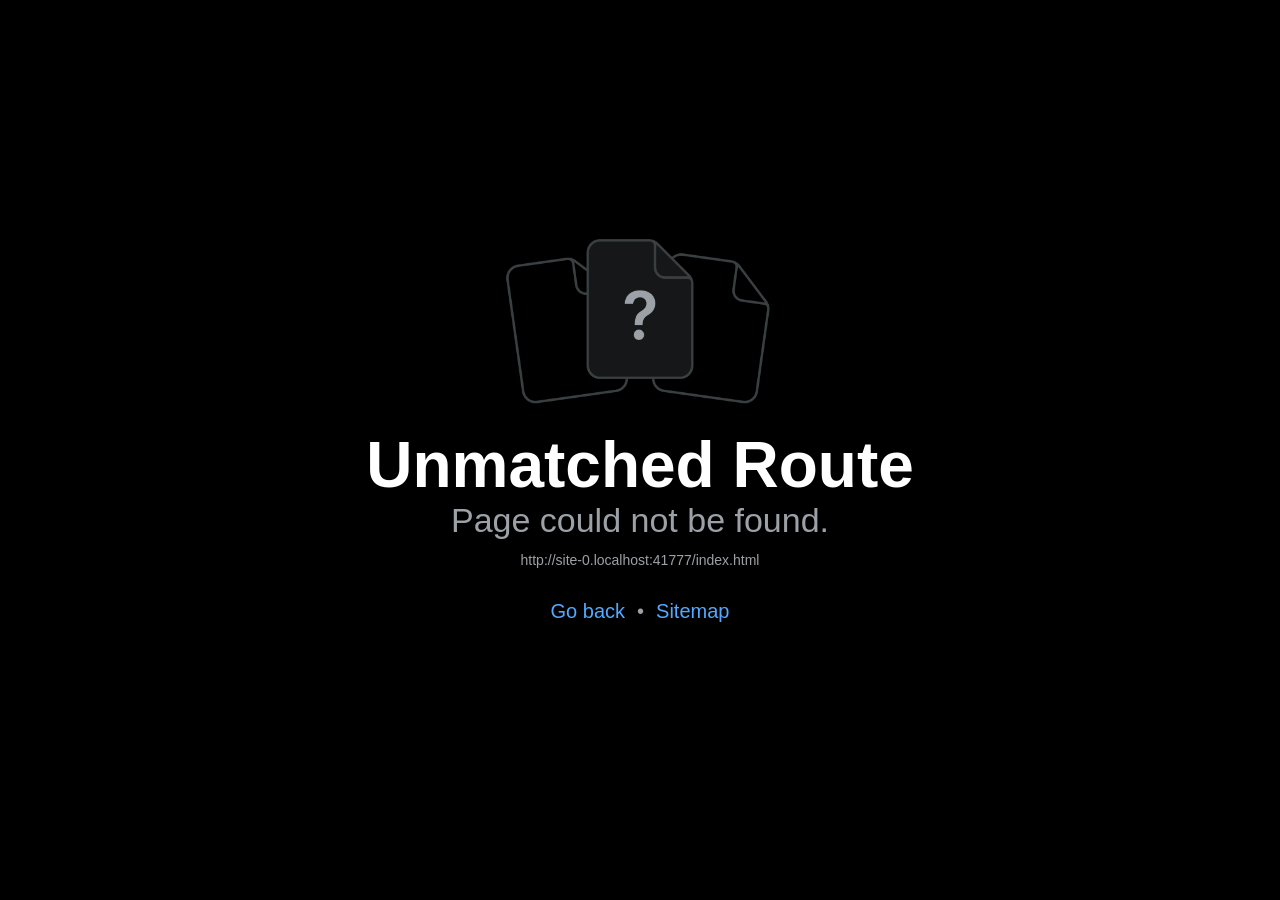
<file: index.html>
<!DOCTYPE html>
<html lang="es">
  <head>
    <meta charset="utf-8" />
    <meta httpEquiv="X-UA-Compatible" content="IE=edge" />
    <meta name="viewport" content="width=device-width, initial-scale=1, maximum-scale=1, viewport-fit=cover" />
    <title>LumbreAI</title>
    <!-- The `react-native-web` recommended style reset: https://necolas.github.io/react-native-web/docs/setup/#root-element -->
    <style id="expo-reset">
      /* These styles make the body full-height */
      html,
      body {
        height: 100%;
      }
      /* These styles disable body scrolling if you are using <ScrollView> */
      body {
        overflow: hidden;
      }
      /* These styles make the root element full-height */
      #root {
        display: flex;
        height: 100%;
        flex: 1;
      }
    </style>
  <link rel="preload" href="/_expo/static/css/web-08451fdbb3c3e6e17ddf19db89d3eab0.css" as="style">
<link rel="stylesheet" href="/_expo/static/css/web-08451fdbb3c3e6e17ddf19db89d3eab0.css"><link rel="icon" href="/favicon.ico" />    <!-- lumbre:iphone -->
    <link rel="manifest" href="/manifest.webmanifest" />
    <link rel="apple-touch-icon" href="/apple-touch-icon.png" />
    <meta name="apple-mobile-web-app-capable" content="yes" />
    <meta name="mobile-web-app-capable" content="yes" />
    <meta name="apple-mobile-web-app-title" content="LumbreAI" />
    <meta name="apple-mobile-web-app-status-bar-style" content="black" />
    <meta name="theme-color" content="#0B0C0E" />
    <style>html,body{background:#0B0C0E}</style>
    <script>if('serviceWorker' in navigator&&location.hostname!=='localhost'){addEventListener('load',function(){navigator.serviceWorker.register('/sw.js').catch(function(){})})}</script>
  </head>

  <body>
    <!-- Use static rendering with Expo Router to support running without JavaScript. -->
    <noscript>
      You need to enable JavaScript to run this app.
    </noscript>
    <!-- The root element for your Expo app. -->
    <div id="root"></div>
  <script src="/_expo/static/js/web/entry-01fd17d42fbb7aea6eac08fb41a4d16c.js" defer></script>
</body>
</html>
</file>
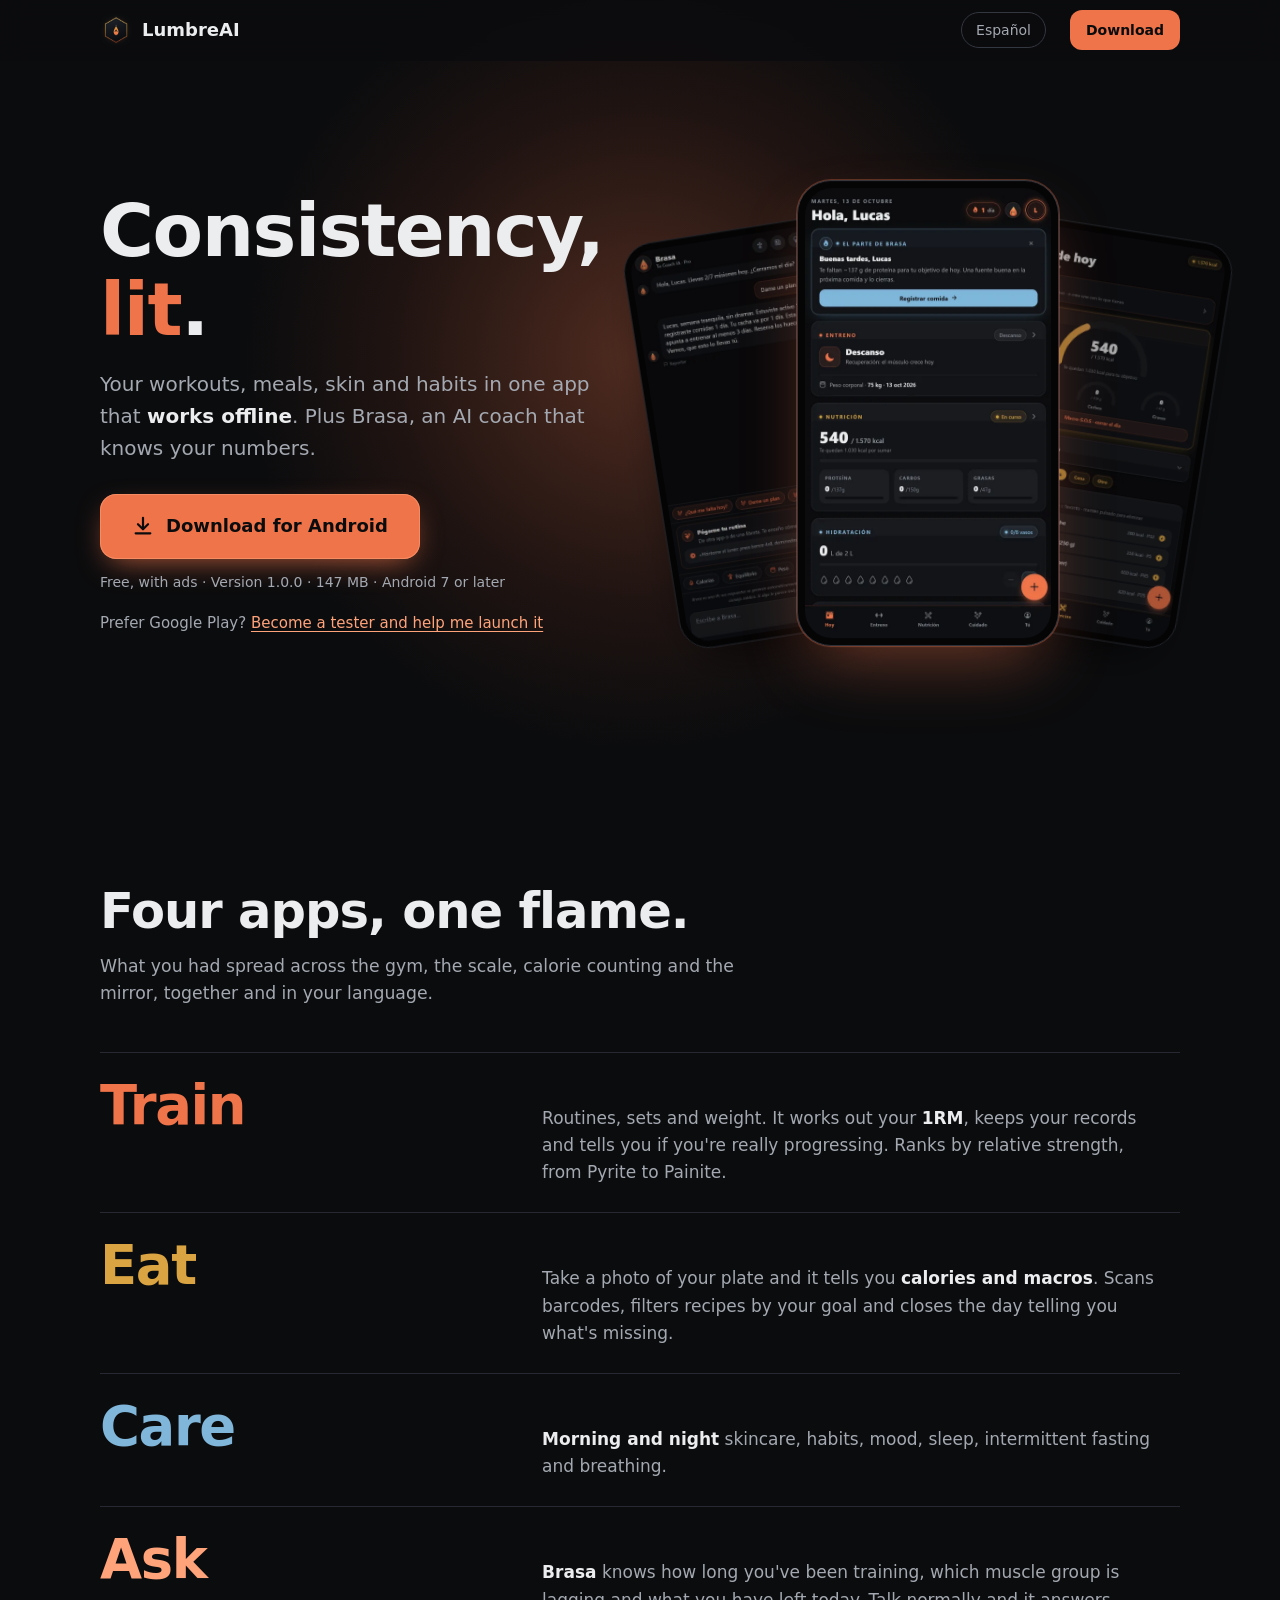
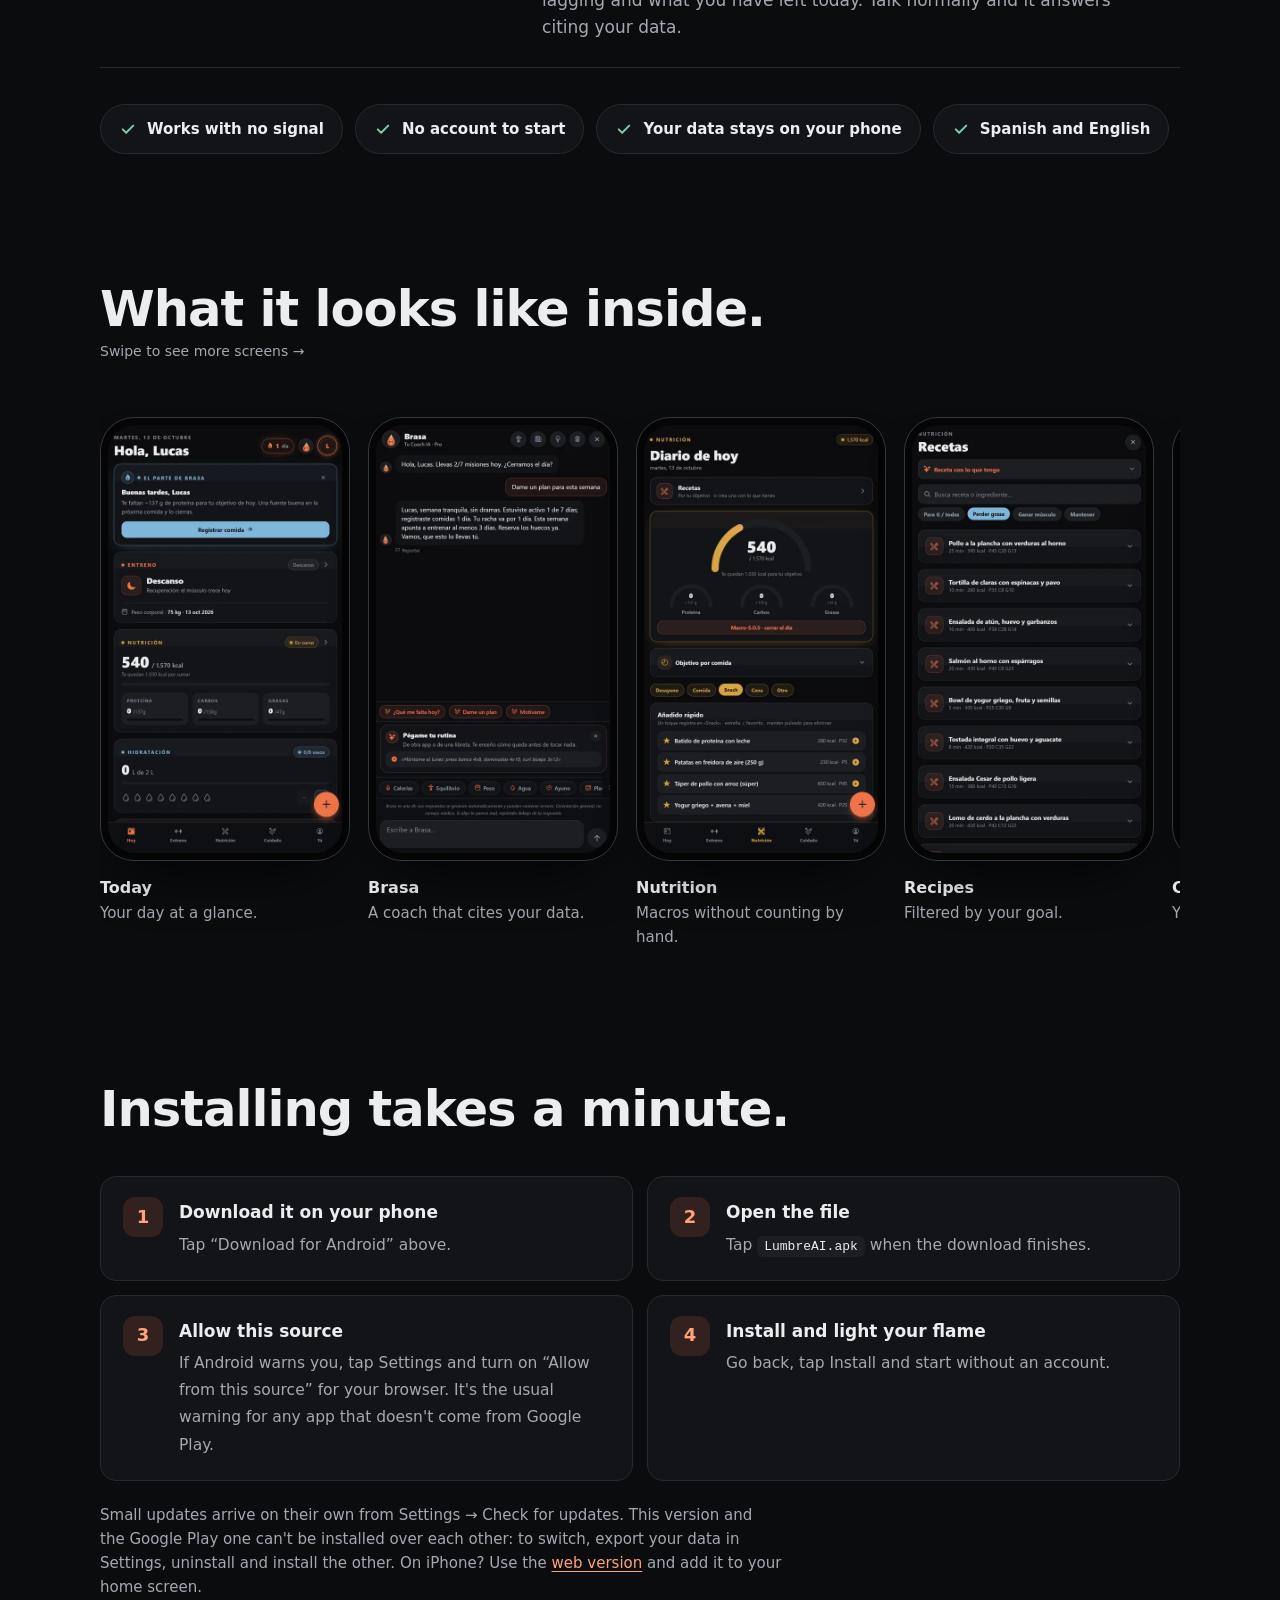
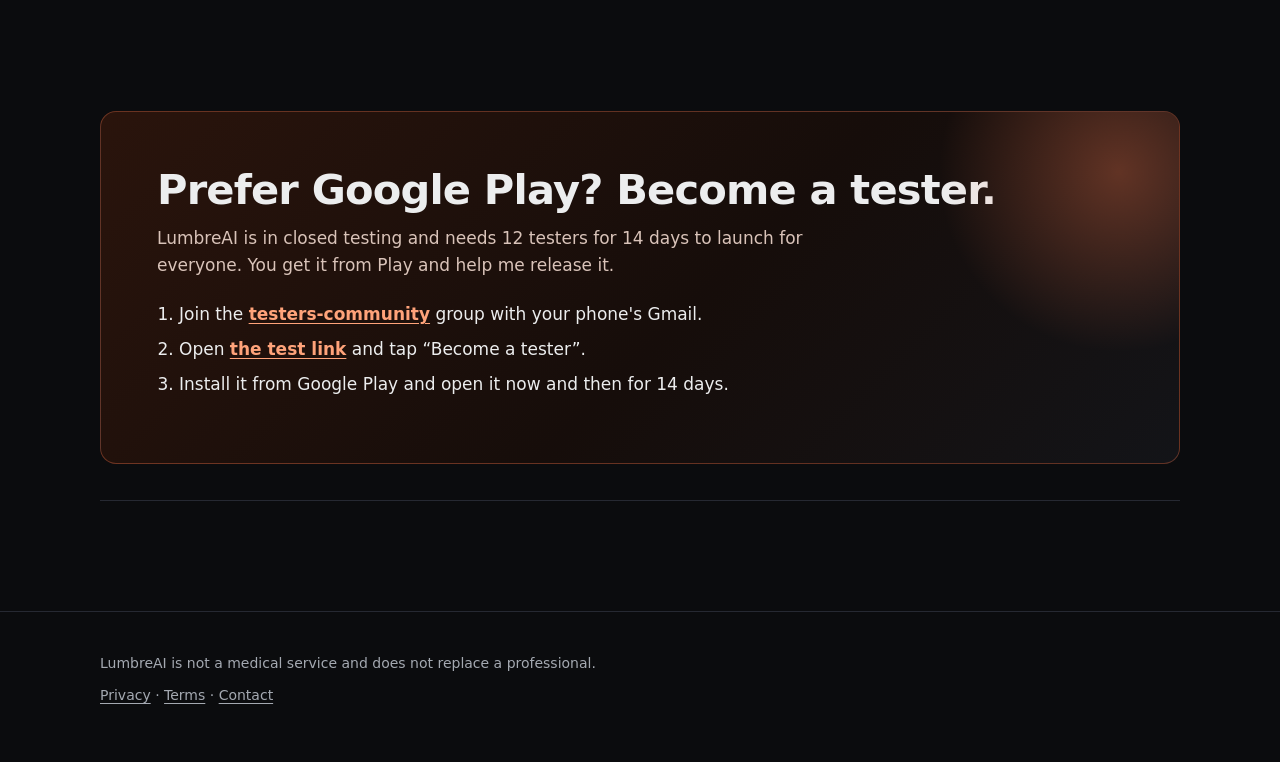
<file: descargar/index.html>
<!doctype html>
<html lang="es">
<head>
<meta charset="utf-8">
<meta name="viewport" content="width=device-width, initial-scale=1, viewport-fit=cover">
<title>Descargar LumbreAI para Android</title>
<meta name="description" content="LumbreAI para Android: entrenos, comidas, piel y hábitos en una sola app que funciona sin conexión, con un coach de IA que conoce tus números.">
<meta name="theme-color" content="#0B0C0E">
<meta property="og:title" content="LumbreAI para Android">
<meta property="og:description" content="Entrena, come y cuida tu piel. Todo offline y con un coach de IA.">
<meta property="og:image" content="https://lucasusamentiaga.github.io/icon-512.png">
<link rel="icon" href="/icon-192.png">
<style>
  :root {
    --bg: #0B0C0E;
    --surface: #131418;
    --raised: #1C1E23;
    --line: #262932;
    --line-hi: #33373F;
    --ink: #ECEDEE;
    --dim: #A4A9B1;
    --ember: #F0744A;
    --ember-hi: #FFA37A;
    --ember-lo: #B14A2A;
    --gold: #D9A441;
    --glacier: #7FB6D9;
    --success: #7FCBA6;
    --ease: cubic-bezier(0.22, 1, 0.36, 1);
    --ancho: 1120px;
    --z-cabecera: 10;
  }
  * { box-sizing: border-box; }
  html { -webkit-text-size-adjust: 100%; scroll-behavior: smooth; }
  body {
    margin: 0;
    background: var(--bg);
    color: var(--ink);
    font: 17px/1.6 system-ui, -apple-system, "Segoe UI", Roboto, "Helvetica Neue", sans-serif;
    overflow-x: clip;
  }
  html { overflow-x: clip; }
  img { display: block; max-width: 100%; }
  a { color: var(--ember-hi); text-underline-offset: 3px; }
  h1, h2, h3 { text-wrap: balance; margin: 0; line-height: 1.08; letter-spacing: -0.02em; }
  p { margin: 0; text-wrap: pretty; }
  .contenedor { max-width: var(--ancho); margin: 0 auto; padding: 0 20px; }

  [data-en] { display: none; }
  html[lang="en"] [data-es] { display: none; }
  html[lang="en"] [data-en] { display: revert; }

  /* ---------- Cabecera ---------- */
  .barra {
    position: sticky; top: 0; z-index: var(--z-cabecera);
    background: rgb(11 12 14 / 0.82);
    backdrop-filter: blur(12px); -webkit-backdrop-filter: blur(12px);
    border-bottom: 1px solid transparent;
  }
  .barra .contenedor { display: flex; align-items: center; gap: 12px; height: 60px; }
  .marca { display: flex; align-items: center; gap: 10px; color: var(--ink); text-decoration: none; font-weight: 800; font-size: 18px; }
  .marca img { width: 32px; height: 32px; border-radius: 9px; }
  .idioma {
    margin-left: auto; background: none; color: var(--dim); font: inherit; font-size: 14px;
    border: 1px solid var(--line-hi); border-radius: 999px; padding: 6px 14px; cursor: pointer;
  }
  .idioma:hover { color: var(--ink); border-color: var(--dim); }
  .barra .mini { display: none; }

  /* ---------- Portada ---------- */
  .portada { position: relative; padding: 40px 0 72px; isolation: isolate; overflow-x: clip; }
  .portada::before {
    content: ""; position: absolute; z-index: -1;
    left: 50%; top: 40%; width: min(1100px, 160vw); aspect-ratio: 1;
    translate: -50% -50%;
    background: radial-gradient(closest-side, rgb(240 116 74 / 0.30), rgb(177 74 42 / 0.12) 45%, transparent 72%);
    animation: latido 5.5s ease-in-out infinite alternate;
    pointer-events: none;
  }
  @keyframes latido {
    from { opacity: 0.75; scale: 0.96; }
    to   { opacity: 1;    scale: 1.04; }
  }
  .portada .contenedor { display: grid; gap: 48px; align-items: center; }
  .titular h1 { font-size: clamp(2.6rem, 8vw, 4.6rem); font-weight: 850; }
  .titular h1 em { font-style: normal; color: var(--ember); }
  .bajada { margin-top: 18px; font-size: clamp(1.05rem, 2.4vw, 1.25rem); color: var(--dim); max-width: 34em; }
  .bajada strong { color: var(--ink); font-weight: 600; }

  .descargar {
    display: inline-flex; align-items: center; justify-content: center; gap: 12px;
    margin-top: 30px; padding: 18px 28px; min-width: min(100%, 320px);
    border-radius: 16px; text-decoration: none;
    background: var(--ember); color: #0B0C0E; font-weight: 800; font-size: 18px;
    box-shadow: 0 0 0 1px rgb(255 163 122 / 0.5) inset, 0 10px 30px -10px rgb(240 116 74 / 0.8);
    transition: background-color 200ms var(--ease), translate 200ms var(--ease), box-shadow 200ms var(--ease);
  }
  .descargar:hover { background: var(--ember-hi); translate: 0 -2px; box-shadow: 0 0 0 1px rgb(255 163 122 / 0.6) inset, 0 16px 36px -10px rgb(240 116 74 / 0.9); }
  .descargar:active { translate: 0 0; }
  .descargar:focus-visible, .idioma:focus-visible, a:focus-visible, summary:focus-visible { outline: 2px solid var(--ember-hi); outline-offset: 3px; }
  .descargar svg { width: 22px; height: 22px; flex-shrink: 0; }
  .datos { margin-top: 12px; color: var(--dim); font-size: 14px; }
  .otra-via { margin-top: 18px; font-size: 15px; color: var(--dim); }

  /* ---------- Teléfonos ---------- */
  .telefono {
    position: relative; width: 100%;
    aspect-ratio: 9 / 16; padding: 7px;
    background: #050506; border-radius: 34px;
    border: 1px solid var(--line-hi);
    box-shadow: 0 30px 60px -30px rgb(0 0 0 / 0.9);
  }
  .telefono img { width: 100%; height: 100%; object-fit: cover; border-radius: 27px; }
  .abanico { position: relative; height: clamp(380px, 92vw, 560px); max-width: 560px; margin: 0 auto; width: 100%; }
  .abanico .pieza { position: absolute; top: 50%; left: 50%; width: clamp(170px, 44vw, 262px); translate: -50% -50%; }
  .abanico .pieza:nth-child(1) { rotate: -9deg; scale: 0.88; translate: -112% -46%; z-index: 1; }
  .abanico .pieza:nth-child(2) { z-index: 3; }
  .abanico .pieza:nth-child(3) { rotate: 9deg; scale: 0.88; translate: 12% -46%; z-index: 2; }
  .abanico .pieza:nth-child(1) .telefono, .abanico .pieza:nth-child(3) .telefono { filter: brightness(0.72); }
  .abanico .pieza:nth-child(2) .telefono { box-shadow: 0 0 0 1px rgb(240 116 74 / 0.35), 0 30px 70px -20px rgb(240 116 74 / 0.45); }
  .abanico .telefono { animation: subir 900ms var(--ease) both; }
  .abanico .pieza:nth-child(1) .telefono { animation-delay: 120ms; }
  .abanico .pieza:nth-child(3) .telefono { animation-delay: 220ms; }
  @keyframes subir { from { opacity: 0; translate: 0 36px; } to { opacity: 1; translate: 0 0; } }

  /* ---------- Bloques ---------- */
  .bloque { padding: 88px 0; }
  .bloque h2 { font-size: clamp(2rem, 5vw, 3.1rem); font-weight: 820; }
  .bloque .intro { margin-top: 14px; color: var(--dim); max-width: 38em; font-size: 1.08rem; }

  /* Módulos: lista tipográfica, cada uno en su color de la app */
  .modulos { list-style: none; margin: 44px 0 0; padding: 0; border-top: 1px solid var(--line); }
  .modulos li {
    display: grid; gap: 6px 32px; padding: 26px 0;
    border-bottom: 1px solid var(--line);
  }
  .modulos .nombre { font-size: clamp(2rem, 6vw, 3.4rem); font-weight: 850; line-height: 1; letter-spacing: -0.025em; }
  .modulos p { color: var(--dim); max-width: 36em; }
  .modulos p strong { color: var(--ink); font-weight: 600; }
  .c-ember { color: var(--ember); } .c-gold { color: var(--gold); } .c-glacier { color: var(--glacier); } .c-hi { color: var(--ember-hi); }

  /* Galería deslizable */
  .galeria {
    display: flex; gap: 18px; overflow-x: auto; scroll-snap-type: x mandatory;
    margin: 40px -20px 0; padding: 10px 20px 22px; scrollbar-width: thin; scrollbar-color: var(--line-hi) transparent;
  }
  .galeria figure { margin: 0; flex: 0 0 clamp(200px, 58vw, 250px); scroll-snap-align: center; }
  .galeria figcaption { margin-top: 14px; font-size: 15px; color: var(--dim); }
  .galeria figcaption b { display: block; color: var(--ink); font-size: 16px; }
  .pista { margin-top: 4px; color: var(--dim); font-size: 14px; }

  /* Principios */
  .principios { display: flex; flex-wrap: wrap; gap: 12px; margin-top: 36px; padding: 0; list-style: none; }
  .principios li {
    display: inline-flex; align-items: center; gap: 10px;
    padding: 12px 18px; border-radius: 999px; background: var(--surface); border: 1px solid var(--line);
    font-weight: 600; font-size: 15px;
  }
  .principios svg { width: 18px; height: 18px; color: var(--success); flex-shrink: 0; }

  /* Pasos: una secuencia de verdad */
  .pasos { list-style: none; padding: 0; margin: 40px 0 0; display: grid; gap: 14px; counter-reset: paso; }
  .pasos li {
    counter-increment: paso; position: relative;
    padding: 22px 22px 22px 78px; border-radius: 16px; background: var(--surface); border: 1px solid var(--line);
  }
  .pasos li::before {
    content: counter(paso); position: absolute; left: 22px; top: 20px;
    width: 40px; height: 40px; border-radius: 12px; display: grid; place-items: center;
    background: rgb(240 116 74 / 0.14); color: var(--ember-hi); font-weight: 800; font-size: 18px;
  }
  .pasos b { display: block; font-size: 17px; margin-bottom: 4px; }
  .pasos span { color: var(--dim); font-size: 15.5px; }
  .nota { margin-top: 22px; color: var(--dim); font-size: 15px; max-width: 46em; }

  /* Google Play */
  .play {
    position: relative; overflow: hidden; border-radius: 16px; padding: clamp(28px, 6vw, 56px);
    background: linear-gradient(135deg, #2a140c, #160d0a 55%, var(--surface));
    border: 1px solid rgb(240 116 74 / 0.35);
  }
  .play::after {
    content: ""; position: absolute; right: -120px; top: -120px; width: 360px; height: 360px;
    background: radial-gradient(closest-side, rgb(240 116 74 / 0.35), transparent); pointer-events: none;
  }
  .play h2 { font-size: clamp(1.8rem, 4.5vw, 2.6rem); position: relative; }
  .play p { margin-top: 12px; color: #D9C3B9; max-width: 40em; position: relative; }
  .play ol { position: relative; margin: 22px 0 0; padding-left: 22px; color: var(--ink); }
  .play li { margin: 8px 0; }
  .play a { color: var(--ember-hi); font-weight: 600; }

  /* Comprobar y pie */
  details { margin-top: 36px; border-top: 1px solid var(--line); padding-top: 22px; }
  summary { cursor: pointer; font-weight: 700; }
  details p { margin-top: 12px; color: var(--dim); font-size: 15px; }
  code { font-family: ui-monospace, SFMono-Regular, Menlo, Consolas, monospace; font-size: 13px; background: var(--raised); padding: 3px 7px; border-radius: 6px; word-break: break-all; color: var(--ink); }
  footer { padding: 40px 0 56px; border-top: 1px solid var(--line); color: var(--dim); font-size: 14px; }
  footer .contenedor { display: grid; gap: 10px; }
  footer a { color: var(--dim); }
  footer a:hover { color: var(--ink); }

  /* Aparición al hacer scroll: solo donde el navegador lo soporta; si no, todo está visible */
  @supports (animation-timeline: view()) {
    .modulos li, .pasos li, .galeria figure {
      animation: asomar linear both;
      animation-timeline: view();
      animation-range: entry 0% entry 60%;
    }
    @keyframes asomar { from { opacity: 0.25; translate: 0 24px; } to { opacity: 1; translate: 0 0; } }
  }

  @media (min-width: 720px) {
    .modulos li { grid-template-columns: minmax(220px, 0.9fr) 1.4fr; align-items: baseline; }
    .pasos { grid-template-columns: 1fr 1fr; }
  }
  @media (min-width: 960px) {
    .portada { padding: 72px 0 104px; }
    .portada .contenedor { grid-template-columns: 1.05fr 1fr; }
    .barra .mini { display: inline-flex; margin-left: 12px; padding: 9px 16px; border-radius: 12px; background: var(--ember); color: #0B0C0E; font-weight: 700; font-size: 14px; text-decoration: none; }
    .barra .mini:hover { background: var(--ember-hi); }
    .idioma { margin-left: auto; }
    .galeria { margin: 44px 0 0; padding: 10px 0 22px; }
  }
  @media (prefers-reduced-motion: reduce) {
    html { scroll-behavior: auto; }
    .portada::before, .abanico .telefono, .modulos li, .pasos li, .galeria figure { animation: none !important; }
    .descargar { transition: none; }
  }
</style>
</head>
<body>
<header class="barra">
  <div class="contenedor">
    <a class="marca" href="#arriba"><img src="/icon-192.png" alt="" width="32" height="32">LumbreAI</a>
    <button class="idioma" type="button" id="idioma">English</button>
    <a class="mini" href="https://github.com/lucasusamentiaga/LumbreAI/releases/latest/download/LumbreAI.apk"><span data-es>Descargar</span><span data-en>Download</span></a>
  </div>
</header>

<main id="arriba">
  <section class="portada">
    <div class="contenedor">
      <div class="titular">
        <h1>
          <span data-es>La constancia, <em>encendida</em>.</span>
          <span data-en>Consistency, <em>lit</em>.</span>
        </h1>
        <p class="bajada" data-es>Tus entrenos, lo que comes, tu piel y tus hábitos en una sola app que <strong>funciona sin conexión</strong>. Y Brasa, un coach de IA que conoce tus números.</p>
        <p class="bajada" data-en>Your workouts, meals, skin and habits in one app that <strong>works offline</strong>. Plus Brasa, an AI coach that knows your numbers.</p>
        <a class="descargar" href="https://github.com/lucasusamentiaga/LumbreAI/releases/latest/download/LumbreAI.apk">
          <svg viewBox="0 0 24 24" fill="none" stroke="currentColor" stroke-width="2.4" stroke-linecap="round" stroke-linejoin="round" aria-hidden="true"><path d="M12 3v12"/><path d="m6.5 10 5.5 5.5L17.5 10"/><path d="M4 20h16"/></svg>
          <span data-es>Descargar para Android</span><span data-en>Download for Android</span>
        </a>
        <p class="datos" data-es>Gratis, con anuncios · Versión 1.0.0 · 147&nbsp;MB · Android&nbsp;7 o superior</p>
        <p class="datos" data-en>Free, with ads · Version 1.0.0 · 147&nbsp;MB · Android&nbsp;7 or later</p>
        <p class="otra-via" data-es>¿Prefieres Google Play? <a href="#play">Hazte tester y ayúdame a publicarla</a></p>
        <p class="otra-via" data-en>Prefer Google Play? <a href="#play">Become a tester and help me launch it</a></p>
      </div>

      <div class="abanico" aria-hidden="true">
        <div class="pieza"><div class="telefono"><img src="2-brasa.webp" alt="" width="540" height="960"></div></div>
        <div class="pieza"><div class="telefono"><img src="1-hoy.webp" alt="" width="540" height="960" fetchpriority="high"></div></div>
        <div class="pieza"><div class="telefono"><img src="3-nutricion.webp" alt="" width="540" height="960"></div></div>
      </div>
    </div>
  </section>

  <section class="bloque">
    <div class="contenedor">
      <h2 data-es>Cuatro apps, una sola lumbre.</h2>
      <h2 data-en>Four apps, one flame.</h2>
      <p class="intro" data-es>Lo que llevabas repartido entre el gimnasio, la báscula, las calorías y el espejo, junto y en tu idioma.</p>
      <p class="intro" data-en>What you had spread across the gym, the scale, calorie counting and the mirror, together and in your language.</p>
      <ul class="modulos">
        <li>
          <span class="nombre c-ember" data-es>Entrena</span><span class="nombre c-ember" data-en>Train</span>
          <p data-es>Rutinas, series y peso. Calcula tu <strong>1RM</strong>, guarda tus récords y te dice si progresas de verdad. Rangos por fuerza relativa, de Pirita a Painita.</p>
          <p data-en>Routines, sets and weight. It works out your <strong>1RM</strong>, keeps your records and tells you if you're really progressing. Ranks by relative strength, from Pyrite to Painite.</p>
        </li>
        <li>
          <span class="nombre c-gold" data-es>Come</span><span class="nombre c-gold" data-en>Eat</span>
          <p data-es>Haz una foto del plato y te dice <strong>calorías y macros</strong>. Lee códigos de barras, filtra recetas por tu objetivo y cierra el día diciéndote qué te falta.</p>
          <p data-en>Take a photo of your plate and it tells you <strong>calories and macros</strong>. Scans barcodes, filters recipes by your goal and closes the day telling you what's missing.</p>
        </li>
        <li>
          <span class="nombre c-glacier" data-es>Cuídate</span><span class="nombre c-glacier" data-en>Care</span>
          <p data-es>Rutina de piel de <strong>mañana y noche</strong>, hábitos, ánimo, sueño, ayuno intermitente y respiración.</p>
          <p data-en><strong>Morning and night</strong> skincare, habits, mood, sleep, intermittent fasting and breathing.</p>
        </li>
        <li>
          <span class="nombre c-hi" data-es>Pregunta</span><span class="nombre c-hi" data-en>Ask</span>
          <p data-es><strong>Brasa</strong> sabe cuánto llevas entrenando, qué grupo vas flojo y cuánto te queda hoy. Le hablas normal y te contesta citando tus datos.</p>
          <p data-en><strong>Brasa</strong> knows how long you've been training, which muscle group is lagging and what you have left today. Talk normally and it answers citing your data.</p>
        </li>
      </ul>

      <ul class="principios">
        <li><svg viewBox="0 0 24 24" fill="none" stroke="currentColor" stroke-width="2.6" stroke-linecap="round" stroke-linejoin="round" aria-hidden="true"><path d="m5 12.5 4.5 4.5L19 7.5"/></svg><span data-es>Funciona sin cobertura</span><span data-en>Works with no signal</span></li>
        <li><svg viewBox="0 0 24 24" fill="none" stroke="currentColor" stroke-width="2.6" stroke-linecap="round" stroke-linejoin="round" aria-hidden="true"><path d="m5 12.5 4.5 4.5L19 7.5"/></svg><span data-es>Sin cuenta para empezar</span><span data-en>No account to start</span></li>
        <li><svg viewBox="0 0 24 24" fill="none" stroke="currentColor" stroke-width="2.6" stroke-linecap="round" stroke-linejoin="round" aria-hidden="true"><path d="m5 12.5 4.5 4.5L19 7.5"/></svg><span data-es>Tus datos, en tu móvil</span><span data-en>Your data stays on your phone</span></li>
        <li><svg viewBox="0 0 24 24" fill="none" stroke="currentColor" stroke-width="2.6" stroke-linecap="round" stroke-linejoin="round" aria-hidden="true"><path d="m5 12.5 4.5 4.5L19 7.5"/></svg><span data-es>Español e inglés</span><span data-en>Spanish and English</span></li>
      </ul>
    </div>
  </section>

  <section class="bloque" style="padding-top: 24px;">
    <div class="contenedor">
      <h2 data-es>Así se ve por dentro.</h2>
      <h2 data-en>What it looks like inside.</h2>
      <p class="pista" data-es>Desliza para ver más pantallas →</p>
      <p class="pista" data-en>Swipe to see more screens →</p>
      <div class="galeria" tabindex="0" aria-label="Capturas de LumbreAI">
        <figure><div class="telefono"><img src="1-hoy.webp" alt="Pantalla Hoy de LumbreAI" loading="lazy" width="540" height="960"></div>
          <figcaption data-es><b>Hoy</b>Tu día de un vistazo.</figcaption><figcaption data-en><b>Today</b>Your day at a glance.</figcaption></figure>
        <figure><div class="telefono"><img src="2-brasa.webp" alt="Chat con Brasa, el coach de IA" loading="lazy" width="540" height="960"></div>
          <figcaption data-es><b>Brasa</b>Un coach que cita tus datos.</figcaption><figcaption data-en><b>Brasa</b>A coach that cites your data.</figcaption></figure>
        <figure><div class="telefono"><img src="3-nutricion.webp" alt="Diario de nutrición con calorías y macros" loading="lazy" width="540" height="960"></div>
          <figcaption data-es><b>Nutrición</b>Macros sin contar a mano.</figcaption><figcaption data-en><b>Nutrition</b>Macros without counting by hand.</figcaption></figure>
        <figure><div class="telefono"><img src="5-recetas.webp" alt="Recetas filtradas por objetivo" loading="lazy" width="540" height="960"></div>
          <figcaption data-es><b>Recetas</b>Filtradas por tu objetivo.</figcaption><figcaption data-en><b>Recipes</b>Filtered by your goal.</figcaption></figure>
        <figure><div class="telefono"><img src="6-skincare.webp" alt="Rutina de skincare de mañana y noche" loading="lazy" width="540" height="960"></div>
          <figcaption data-es><b>Cuidado</b>Tu rutina de piel, paso a paso.</figcaption><figcaption data-en><b>Care</b>Your skincare, step by step.</figcaption></figure>
        <figure><div class="telefono"><img src="8-periodico.webp" alt="Lumbre Press, artículos de entreno y nutrición" loading="lazy" width="540" height="960"></div>
          <figcaption data-es><b>Lumbre Press</b>Ciencia del entreno, sin humo.</figcaption><figcaption data-en><b>Lumbre Press</b>Training science, no hype.</figcaption></figure>
        <figure><div class="telefono"><img src="7-explorar.webp" alt="Pantalla Tú con todas las funciones" loading="lazy" width="540" height="960"></div>
          <figcaption data-es><b>Tú</b>Todas las funciones, a mano.</figcaption><figcaption data-en><b>You</b>Every feature, close at hand.</figcaption></figure>
      </div>
    </div>
  </section>

  <section class="bloque" style="padding-top: 24px;">
    <div class="contenedor">
      <h2 data-es>Instalarla lleva un minuto.</h2>
      <h2 data-en>Installing takes a minute.</h2>
      <ol class="pasos">
        <li data-es><b>Descárgala desde tu móvil</b><span>Pulsa «Descargar para Android» aquí arriba.</span></li>
        <li data-en><b>Download it on your phone</b><span>Tap “Download for Android” above.</span></li>
        <li data-es><b>Abre el archivo</b><span>Toca <code>LumbreAI.apk</code> cuando termine la descarga.</span></li>
        <li data-en><b>Open the file</b><span>Tap <code>LumbreAI.apk</code> when the download finishes.</span></li>
        <li data-es><b>Permite esta fuente</b><span>Si Android avisa, toca Ajustes y activa «Permitir de esta fuente» para tu navegador. Es el aviso normal de cualquier app que no viene de Google Play.</span></li>
        <li data-en><b>Allow this source</b><span>If Android warns you, tap Settings and turn on “Allow from this source” for your browser. It's the usual warning for any app that doesn't come from Google Play.</span></li>
        <li data-es><b>Instala y enciende tu lumbre</b><span>Vuelve atrás, pulsa Instalar y empieza sin crear cuenta.</span></li>
        <li data-en><b>Install and light your flame</b><span>Go back, tap Install and start without an account.</span></li>
      </ol>
      <p class="nota" data-es>Los cambios pequeños llegan solos desde Ajustes → Buscar actualizaciones. Esta versión y la de Google Play no se instalan una encima de la otra: para cambiar, exporta tus datos en Ajustes, desinstala e instala la otra. ¿Tienes iPhone? Usa la <a href="/">versión web</a> y añádela a tu pantalla de inicio.</p>
      <p class="nota" data-en>Small updates arrive on their own from Settings → Check for updates. This version and the Google Play one can't be installed over each other: to switch, export your data in Settings, uninstall and install the other. On iPhone? Use the <a href="/">web version</a> and add it to your home screen.</p>
    </div>
  </section>

  <section class="bloque" id="play" style="padding-top: 24px;">
    <div class="contenedor">
      <div class="play">
        <h2 data-es>¿Prefieres Google Play? Hazte tester.</h2>
        <h2 data-en>Prefer Google Play? Become a tester.</h2>
        <p data-es>LumbreAI está en prueba cerrada y necesita 12 testers durante 14 días para salir para todo el mundo. Te la llevas desde Play y me ayudas a publicarla.</p>
        <p data-en>LumbreAI is in closed testing and needs 12 testers for 14 days to launch for everyone. You get it from Play and help me release it.</p>
        <ol data-es>
          <li>Únete al grupo <a href="https://groups.google.com/g/testers-community">testers-community</a> con el Gmail de tu móvil.</li>
          <li>Abre <a href="https://play.google.com/apps/testing/com.lukit.lumbreai">el enlace de la prueba</a> y pulsa «Convertirse en tester».</li>
          <li>Instálala desde Google Play y ábrela de vez en cuando durante 14 días.</li>
        </ol>
        <ol data-en>
          <li>Join the <a href="https://groups.google.com/g/testers-community">testers-community</a> group with your phone's Gmail.</li>
          <li>Open <a href="https://play.google.com/apps/testing/com.lukit.lumbreai">the test link</a> and tap “Become a tester”.</li>
          <li>Install it from Google Play and open it now and then for 14 days.</li>
        </ol>
      </div>

      <details>
        <summary data-es>Comprobar el archivo (SHA-256)</summary>
        <summary data-en>Verify the file (SHA-256)</summary>
        <p data-es>Huella de <code>LumbreAI.apk</code>, versión 1.0.0:</p>
        <p data-en>Fingerprint of <code>LumbreAI.apk</code>, version 1.0.0:</p>
        <p><code>290ee5760594dfe7cd501cf1f8305a30d9876757405ef3325eb41fd594ea37cc</code></p>
      </details>
    </div>
  </section>
</main>

<footer>
  <div class="contenedor">
    <p data-es>LumbreAI no es un servicio médico ni sustituye a un profesional.</p>
    <p data-en>LumbreAI is not a medical service and does not replace a professional.</p>
    <p>
      <a href="/lumbreai-legal/privacidad.html"><span data-es>Privacidad</span><span data-en>Privacy</span></a> ·
      <a href="/lumbreai-legal/terminos.html"><span data-es>Términos</span><span data-en>Terms</span></a> ·
      <a href="mailto:lucasusamentiaga@gmail.com"><span data-es>Contacto</span><span data-en>Contact</span></a>
    </p>
  </div>
</footer>

<script>
  (function () {
    var raiz = document.documentElement, boton = document.getElementById('idioma');
    function poner(l) {
      raiz.lang = l;
      boton.textContent = l === 'en' ? 'Español' : 'English';
      document.title = l === 'en' ? 'Download LumbreAI for Android' : 'Descargar LumbreAI para Android';
      var g = document.querySelector('.galeria');
      if (g) g.setAttribute('aria-label', l === 'en' ? 'LumbreAI screenshots' : 'Capturas de LumbreAI');
    }
    var guardado = null;
    try { guardado = localStorage.getItem('lumbre-descargar-idioma'); } catch (e) {}
    poner(guardado || ((navigator.language || 'es').toLowerCase().indexOf('es') === 0 ? 'es' : 'en'));
    boton.addEventListener('click', function () {
      var l = raiz.lang === 'en' ? 'es' : 'en';
      poner(l);
      try { localStorage.setItem('lumbre-descargar-idioma', l); } catch (e) {}
    });
  })();
</script>
</body>
</html>
</file>
<file: _expo/static/css/web-08451fdbb3c3e6e17ddf19db89d3eab0.css>
*,:before,:after{--tw-border-spacing-x:0;--tw-border-spacing-y:0;--tw-translate-x:0;--tw-translate-y:0;--tw-rotate:0;--tw-skew-x:0;--tw-skew-y:0;--tw-scale-x:1;--tw-scale-y:1;--tw-pan-x: ;--tw-pan-y: ;--tw-pinch-zoom: ;--tw-scroll-snap-strictness:proximity;--tw-gradient-from-position: ;--tw-gradient-via-position: ;--tw-gradient-to-position: ;--tw-ordinal: ;--tw-slashed-zero: ;--tw-numeric-figure: ;--tw-numeric-spacing: ;--tw-numeric-fraction: ;--tw-ring-inset: ;--tw-ring-offset-width:0px;--tw-ring-offset-color:#fff;--tw-ring-color:#3b82f680;--tw-ring-offset-shadow:0 0 #0000;--tw-ring-shadow:0 0 #0000;--tw-shadow:0 0 #0000;--tw-shadow-colored:0 0 #0000;--tw-blur: ;--tw-brightness: ;--tw-contrast: ;--tw-grayscale: ;--tw-hue-rotate: ;--tw-invert: ;--tw-saturate: ;--tw-sepia: ;--tw-drop-shadow: ;--tw-backdrop-blur: ;--tw-backdrop-brightness: ;--tw-backdrop-contrast: ;--tw-backdrop-grayscale: ;--tw-backdrop-hue-rotate: ;--tw-backdrop-invert: ;--tw-backdrop-opacity: ;--tw-backdrop-saturate: ;--tw-backdrop-sepia: ;--tw-contain-size: ;--tw-contain-layout: ;--tw-contain-paint: ;--tw-contain-style: }::-ms-backdrop{--tw-border-spacing-x:0;--tw-border-spacing-y:0;--tw-translate-x:0;--tw-translate-y:0;--tw-rotate:0;--tw-skew-x:0;--tw-skew-y:0;--tw-scale-x:1;--tw-scale-y:1;--tw-pan-x: ;--tw-pan-y: ;--tw-pinch-zoom: ;--tw-scroll-snap-strictness:proximity;--tw-gradient-from-position: ;--tw-gradient-via-position: ;--tw-gradient-to-position: ;--tw-ordinal: ;--tw-slashed-zero: ;--tw-numeric-figure: ;--tw-numeric-spacing: ;--tw-numeric-fraction: ;--tw-ring-inset: ;--tw-ring-offset-width:0px;--tw-ring-offset-color:#fff;--tw-ring-color:#3b82f680;--tw-ring-offset-shadow:0 0 #0000;--tw-ring-shadow:0 0 #0000;--tw-shadow:0 0 #0000;--tw-shadow-colored:0 0 #0000;--tw-blur: ;--tw-brightness: ;--tw-contrast: ;--tw-grayscale: ;--tw-hue-rotate: ;--tw-invert: ;--tw-saturate: ;--tw-sepia: ;--tw-drop-shadow: ;--tw-backdrop-blur: ;--tw-backdrop-brightness: ;--tw-backdrop-contrast: ;--tw-backdrop-grayscale: ;--tw-backdrop-hue-rotate: ;--tw-backdrop-invert: ;--tw-backdrop-opacity: ;--tw-backdrop-saturate: ;--tw-backdrop-sepia: ;--tw-contain-size: ;--tw-contain-layout: ;--tw-contain-paint: ;--tw-contain-style: }::backdrop{--tw-border-spacing-x:0;--tw-border-spacing-y:0;--tw-translate-x:0;--tw-translate-y:0;--tw-rotate:0;--tw-skew-x:0;--tw-skew-y:0;--tw-scale-x:1;--tw-scale-y:1;--tw-pan-x: ;--tw-pan-y: ;--tw-pinch-zoom: ;--tw-scroll-snap-strictness:proximity;--tw-gradient-from-position: ;--tw-gradient-via-position: ;--tw-gradient-to-position: ;--tw-ordinal: ;--tw-slashed-zero: ;--tw-numeric-figure: ;--tw-numeric-spacing: ;--tw-numeric-fraction: ;--tw-ring-inset: ;--tw-ring-offset-width:0px;--tw-ring-offset-color:#fff;--tw-ring-color:#3b82f680;--tw-ring-offset-shadow:0 0 #0000;--tw-ring-shadow:0 0 #0000;--tw-shadow:0 0 #0000;--tw-shadow-colored:0 0 #0000;--tw-blur: ;--tw-brightness: ;--tw-contrast: ;--tw-grayscale: ;--tw-hue-rotate: ;--tw-invert: ;--tw-saturate: ;--tw-sepia: ;--tw-drop-shadow: ;--tw-backdrop-blur: ;--tw-backdrop-brightness: ;--tw-backdrop-contrast: ;--tw-backdrop-grayscale: ;--tw-backdrop-hue-rotate: ;--tw-backdrop-invert: ;--tw-backdrop-opacity: ;--tw-backdrop-saturate: ;--tw-backdrop-sepia: ;--tw-contain-size: ;--tw-contain-layout: ;--tw-contain-paint: ;--tw-contain-style: }*,:before,:after{box-sizing:border-box;border:0 solid #e5e7eb}:before,:after{--tw-content:""}html,:host{-webkit-text-size-adjust:100%;tab-size:4;-webkit-font-feature-settings:normal;font-feature-settings:normal;font-variation-settings:normal;-webkit-tap-highlight-color:transparent;font-family:ui-sans-serif,system-ui,sans-serif,Apple Color Emoji,Segoe UI Emoji,Segoe UI Symbol,Noto Color Emoji;line-height:1.5}body{line-height:inherit;margin:0}hr{height:0;color:inherit;border-top-width:1px}abbr:where([title]){-webkit-text-decoration:underline dotted;text-decoration:underline dotted}h1,h2,h3,h4,h5,h6{font-size:inherit;font-weight:inherit}a{color:inherit;-webkit-text-decoration:inherit;text-decoration:inherit}b,strong{font-weight:bolder}code,kbd,samp,pre{-webkit-font-feature-settings:normal;font-feature-settings:normal;font-variation-settings:normal;font-family:ui-monospace,SFMono-Regular,Menlo,Monaco,Consolas,Liberation Mono,Courier New,monospace;font-size:1em}small{font-size:80%}sub,sup{vertical-align:baseline;font-size:75%;line-height:0;position:relative}sub{bottom:-.25em}sup{top:-.5em}table{text-indent:0;border-color:inherit;border-collapse:collapse}button,input,optgroup,select,textarea{-webkit-font-feature-settings:inherit;font-feature-settings:inherit;font-variation-settings:inherit;font-family:inherit;font-size:100%;font-weight:inherit;line-height:inherit;letter-spacing:inherit;color:inherit;margin:0;padding:0}button,select{text-transform:none}button,input:where([type=button]),input:where([type=reset]),input:where([type=submit]){-webkit-appearance:button;background-color:#0000;background-image:none}:-moz-focusring{outline:auto}:-moz-ui-invalid{box-shadow:none}progress{vertical-align:baseline}::-webkit-inner-spin-button{height:auto}::-webkit-outer-spin-button{height:auto}[type=search]{-webkit-appearance:textfield;outline-offset:-2px}::-webkit-search-decoration{-webkit-appearance:none}::-webkit-file-upload-button{-webkit-appearance:button;font:inherit}summary{display:list-item}blockquote,dl,dd,h1,h2,h3,h4,h5,h6,hr,figure,p,pre{margin:0}fieldset{margin:0;padding:0}legend{padding:0}ol,ul,menu{margin:0;padding:0;list-style:none}dialog{padding:0}textarea{resize:vertical}input::-webkit-input-placeholder{opacity:1;color:#9ca3af}textarea::-webkit-input-placeholder{opacity:1;color:#9ca3af}:is(input:-ms-placeholder-shown,textarea:-ms-placeholder-shown){opacity:1;color:#9ca3af}:is(input:placeholder-shown,textarea:placeholder-shown){opacity:1;color:#9ca3af}input::-moz-placeholder{opacity:1;color:#9ca3af}textarea::-moz-placeholder{opacity:1;color:#9ca3af}input::placeholder,textarea::placeholder{opacity:1;color:#9ca3af}button,[role=button]{cursor:pointer}:disabled{cursor:default}img,svg,video,canvas,audio,iframe,embed,object{vertical-align:middle;display:block}img,video{max-width:100%;height:auto}[hidden]:where(:not([hidden=until-found])){display:none}:root{--css-interop-darkMode:class dark;--css-interop:true;--css-interop-nativewind:true}.\!visible{visibility:visible!important}.visible{visibility:visible}.invisible{visibility:hidden}.static{position:static}.fixed{position:fixed}.absolute{position:absolute}.relative{position:relative}.inset-0{inset:0}.inset-x-0{left:0;right:0}.inset-x-10{left:2.5rem;right:2.5rem}.-bottom-1{bottom:-.25rem}.-right-1{right:-.25rem}.bottom-0{bottom:0}.bottom-1{bottom:.25rem}.left-0{left:0}.right-0{right:0}.right-1{right:.25rem}.top-0{top:0}.top-1\/3{top:33.3333%}.isolate{isolation:isolate}.z-10{z-index:10}.-m-1{margin:-.25rem}.m-0\.5{margin:.125rem}.mx-0\.5{margin-left:.125rem;margin-right:.125rem}.mx-10{margin-left:2.5rem;margin-right:2.5rem}.mx-12{margin-left:3rem;margin-right:3rem}.my-2{margin-top:.5rem;margin-bottom:.5rem}.my-4{margin-top:1rem;margin-bottom:1rem}.-mt-1{margin-top:-.25rem}.mb-1{margin-bottom:.25rem}.mb-1\.5{margin-bottom:.375rem}.mb-2{margin-bottom:.5rem}.mb-3{margin-bottom:.75rem}.mb-4{margin-bottom:1rem}.mb-5{margin-bottom:1.25rem}.ml-0\.5{margin-left:.125rem}.ml-1{margin-left:.25rem}.ml-2{margin-left:.5rem}.ml-3{margin-left:.75rem}.mr-2{margin-right:.5rem}.mt-0\.5{margin-top:.125rem}.mt-1{margin-top:.25rem}.mt-1\.5{margin-top:.375rem}.mt-2{margin-top:.5rem}.mt-2\.5{margin-top:.625rem}.mt-3{margin-top:.75rem}.mt-3\.5{margin-top:.875rem}.mt-4{margin-top:1rem}.mt-5{margin-top:1.25rem}.mt-6{margin-top:1.5rem}.mt-7{margin-top:1.75rem}.mt-\[5px\]{margin-top:5px}.block{display:block}.inline{display:inline}.flex{display:flex}.table{display:table}.grid{display:grid}.hidden{display:none}.aspect-square{aspect-ratio:1}.h-1{height:.25rem}.h-1\.5{height:.375rem}.h-10{height:2.5rem}.h-11{height:2.75rem}.h-12{height:3rem}.h-14{height:3.5rem}.h-16{height:4rem}.h-2{height:.5rem}.h-2\.5{height:.625rem}.h-20{height:5rem}.h-28{height:7rem}.h-3{height:.75rem}.h-4{height:1rem}.h-5{height:1.25rem}.h-56{height:14rem}.h-6{height:1.5rem}.h-7{height:1.75rem}.h-8{height:2rem}.h-9{height:2.25rem}.h-\[22px\]{height:22px}.h-\[34px\]{height:34px}.h-\[38px\]{height:38px}.h-\[3px\]{height:3px}.h-\[42px\]{height:42px}.h-\[44px\]{height:44px}.h-\[52px\]{height:52px}.h-full{height:100%}.h-px{height:1px}.max-h-11{max-height:2.75rem}.max-h-12{max-height:3rem}.max-h-14{max-height:3.5rem}.max-h-24{max-height:6rem}.max-h-28{max-height:7rem}.min-h-\[52px\]{min-height:52px}.min-h-\[64px\]{min-height:64px}.w-1{width:.25rem}.w-1\.5{width:.375rem}.w-1\/2{width:50%}.w-1\/3{width:33.3333%}.w-10{width:2.5rem}.w-11{width:2.75rem}.w-12{width:3rem}.w-14{width:3.5rem}.w-16{width:4rem}.w-2{width:.5rem}.w-2\.5{width:.625rem}.w-20{width:5rem}.w-24{width:6rem}.w-3{width:.75rem}.w-40{width:10rem}.w-5{width:1.25rem}.w-6{width:1.5rem}.w-7{width:1.75rem}.w-8{width:2rem}.w-9{width:2.25rem}.w-\[22px\]{width:22px}.w-\[34px\]{width:34px}.w-\[42px\]{width:42px}.w-\[52px\]{width:52px}.w-\[54px\]{width:54px}.w-\[58px\]{width:58px}.w-\[60px\]{width:60px}.w-\[70px\]{width:70px}.w-\[72px\]{width:72px}.w-full{width:100%}.min-w-0{min-width:0}.min-w-\[52px\]{min-width:52px}.min-w-\[92px\]{min-width:92px}.max-w-\[86\%\]{max-width:86%}.max-w-\[90\%\]{max-width:90%}.max-w-xs{max-width:20rem}.flex-1{flex:1}.flex-shrink{flex-shrink:1}.flex-shrink-0{flex-shrink:0}.shrink{flex-shrink:1}.shrink-0{flex-shrink:0}.grow{flex-grow:1}.transform{-webkit-transform:translate(var(--tw-translate-x), var(--tw-translate-y)) rotate(var(--tw-rotate)) skewX(var(--tw-skew-x)) skewY(var(--tw-skew-y)) scaleX(var(--tw-scale-x)) scaleY(var(--tw-scale-y));transform:translate(var(--tw-translate-x), var(--tw-translate-y)) rotate(var(--tw-rotate)) skewX(var(--tw-skew-x)) skewY(var(--tw-skew-y)) scaleX(var(--tw-scale-x)) scaleY(var(--tw-scale-y))}.resize{resize:both}.flex-row{flex-direction:row}.flex-wrap{flex-wrap:wrap}.items-start{align-items:flex-start}.items-end{align-items:flex-end}.items-center{align-items:center}.items-baseline{align-items:baseline}.justify-end{justify-content:flex-end}.justify-center{justify-content:center}.justify-between{justify-content:space-between}.justify-around{justify-content:space-around}.gap-0\.5{gap:.125rem}.gap-1{gap:.25rem}.gap-1\.5{gap:.375rem}.gap-2{gap:.5rem}.gap-2\.5{gap:.625rem}.gap-3{gap:.75rem}.gap-3\.5{gap:.875rem}.gap-4{gap:1rem}.gap-5{gap:1.25rem}.gap-x-1{-webkit-column-gap:.25rem;-moz-column-gap:.25rem;column-gap:.25rem}.gap-x-2{-webkit-column-gap:.5rem;-moz-column-gap:.5rem;column-gap:.5rem}.gap-x-3{-webkit-column-gap:.75rem;-moz-column-gap:.75rem;column-gap:.75rem}.gap-x-4{-webkit-column-gap:1rem;-moz-column-gap:1rem;column-gap:1rem}.gap-y-1{row-gap:.25rem}.gap-y-1\.5{row-gap:.375rem}.gap-y-2{row-gap:.5rem}.self-start{align-self:flex-start}.self-end{align-self:flex-end}.self-stretch{align-self:stretch}.overflow-hidden{overflow:hidden}.truncate{text-overflow:ellipsis;white-space:nowrap;overflow:hidden}.rounded{border-radius:.25rem}.rounded-2xl{border-radius:1rem}.rounded-3xl{border-radius:1.5rem}.rounded-\[3px\]{border-radius:3px}.rounded-full{border-radius:9999px}.rounded-lg{border-radius:.5rem}.rounded-md{border-radius:.375rem}.rounded-xl{border-radius:.75rem}.rounded-t{border-top-left-radius:.25rem;border-top-right-radius:.25rem}.rounded-t-3xl{border-top-left-radius:1.5rem;border-top-right-radius:1.5rem}.rounded-t-4xl{border-top-left-radius:28px;border-top-right-radius:28px}.rounded-t-md{border-top-left-radius:.375rem;border-top-right-radius:.375rem}.rounded-t-xl{border-top-left-radius:.75rem;border-top-right-radius:.75rem}.border{border-width:1px}.border-y{border-top-width:1px;border-bottom-width:1px}.border-b{border-bottom-width:1px}.border-t{border-top-width:1px}.border-ember{--tw-border-opacity:1;border-color:rgb(240 116 74/var(--tw-border-opacity,1))}.border-line{--tw-border-opacity:1;border-color:rgb(38 41 50/var(--tw-border-opacity,1))}.border-line-hi{--tw-border-opacity:1;border-color:rgb(51 55 63/var(--tw-border-opacity,1))}.bg-bg{--tw-bg-opacity:1;background-color:rgb(11 12 14/var(--tw-bg-opacity,1))}.bg-line{--tw-bg-opacity:1;background-color:rgb(38 41 50/var(--tw-bg-opacity,1))}.bg-raised{--tw-bg-opacity:1;background-color:rgb(28 30 35/var(--tw-bg-opacity,1))}.bg-surface{--tw-bg-opacity:1;background-color:rgb(19 20 24/var(--tw-bg-opacity,1))}.p-0\.5{padding:.125rem}.p-1{padding:.25rem}.p-2{padding:.5rem}.p-2\.5{padding:.625rem}.p-3{padding:.75rem}.p-3\.5{padding:.875rem}.p-4{padding:1rem}.px-0\.5{padding-left:.125rem;padding-right:.125rem}.px-1{padding-left:.25rem;padding-right:.25rem}.px-1\.5{padding-left:.375rem;padding-right:.375rem}.px-10{padding-left:2.5rem;padding-right:2.5rem}.px-12{padding-left:3rem;padding-right:3rem}.px-2{padding-left:.5rem;padding-right:.5rem}.px-2\.5{padding-left:.625rem;padding-right:.625rem}.px-3{padding-left:.75rem;padding-right:.75rem}.px-3\.5{padding-left:.875rem;padding-right:.875rem}.px-4{padding-left:1rem;padding-right:1rem}.px-5{padding-left:1.25rem;padding-right:1.25rem}.px-6{padding-left:1.5rem;padding-right:1.5rem}.px-7{padding-left:1.75rem;padding-right:1.75rem}.px-8{padding-left:2rem;padding-right:2rem}.py-0\.5{padding-top:.125rem;padding-bottom:.125rem}.py-1{padding-top:.25rem;padding-bottom:.25rem}.py-1\.5{padding-top:.375rem;padding-bottom:.375rem}.py-10{padding-top:2.5rem;padding-bottom:2.5rem}.py-14{padding-top:3.5rem;padding-bottom:3.5rem}.py-2{padding-top:.5rem;padding-bottom:.5rem}.py-2\.5{padding-top:.625rem;padding-bottom:.625rem}.py-3{padding-top:.75rem;padding-bottom:.75rem}.py-3\.5{padding-top:.875rem;padding-bottom:.875rem}.py-4{padding-top:1rem;padding-bottom:1rem}.py-6{padding-top:1.5rem;padding-bottom:1.5rem}.py-7{padding-top:1.75rem;padding-bottom:1.75rem}.pb-1{padding-bottom:.25rem}.pb-10{padding-bottom:2.5rem}.pb-2{padding-bottom:.5rem}.pb-3{padding-bottom:.75rem}.pb-4{padding-bottom:1rem}.pb-5{padding-bottom:1.25rem}.pb-6{padding-bottom:1.5rem}.pb-8{padding-bottom:2rem}.pl-2{padding-left:.5rem}.pl-3{padding-left:.75rem}.pl-\[34px\]{padding-left:34px}.pr-0\.5{padding-right:.125rem}.pr-2{padding-right:.5rem}.pr-3{padding-right:.75rem}.pt-1{padding-top:.25rem}.pt-10{padding-top:2.5rem}.pt-2{padding-top:.5rem}.pt-2\.5{padding-top:.625rem}.pt-3{padding-top:.75rem}.pt-3\.5{padding-top:.875rem}.pt-4{padding-top:1rem}.pt-5{padding-top:1.25rem}.pt-6{padding-top:1.5rem}.pt-7{padding-top:1.75rem}.text-center{text-align:center}.text-right{text-align:right}.text-2xl{font-size:1.5rem;line-height:2rem}.text-3xl{font-size:1.875rem;line-height:2.25rem}.text-4xl{font-size:2.25rem;line-height:2.5rem}.text-5xl{font-size:3rem;line-height:1}.text-\[10\.5px\]{font-size:10.5px}.text-\[10px\]{font-size:10px}.text-\[11\.5px\]{font-size:11.5px}.text-\[11px\]{font-size:11px}.text-\[12\.5px\]{font-size:12.5px}.text-\[12px\]{font-size:12px}.text-\[13\.5px\]{font-size:13.5px}.text-\[13px\]{font-size:13px}.text-\[14px\]{font-size:14px}.text-\[15px\]{font-size:15px}.text-\[16px\]{font-size:16px}.text-\[17px\]{font-size:17px}.text-\[18px\]{font-size:18px}.text-\[19px\]{font-size:19px}.text-\[20px\]{font-size:20px}.text-\[21px\]{font-size:21px}.text-\[22px\]{font-size:22px}.text-\[26px\]{font-size:26px}.text-\[28px\]{font-size:28px}.text-\[30px\]{font-size:30px}.text-\[32px\]{font-size:32px}.text-\[34px\]{font-size:34px}.text-\[38px\]{font-size:38px}.text-\[40px\]{font-size:40px}.text-\[44px\]{font-size:44px}.text-\[52px\]{font-size:52px}.text-\[8px\]{font-size:8px}.text-\[9\.5px\]{font-size:9.5px}.text-\[9px\]{font-size:9px}.text-base{font-size:1rem;line-height:1.5rem}.text-lg{font-size:1.125rem;line-height:1.75rem}.text-sm{font-size:.875rem;line-height:1.25rem}.text-xl{font-size:1.25rem;line-height:1.75rem}.text-xs{font-size:.75rem;line-height:1rem}.font-black{font-weight:900}.font-bold{font-weight:700}.font-extrabold{font-weight:800}.font-semibold{font-weight:600}.uppercase{text-transform:uppercase}.capitalize{text-transform:capitalize}.italic{font-style:italic}.tabular-nums{--tw-numeric-spacing:tabular-nums;font-variant-numeric:var(--tw-ordinal) var(--tw-slashed-zero) var(--tw-numeric-figure) var(--tw-numeric-spacing) var(--tw-numeric-fraction)}.leading-3{line-height:.75rem}.leading-4{line-height:1rem}.leading-5{line-height:1.25rem}.leading-6{line-height:1.5rem}.leading-7{line-height:1.75rem}.leading-8{line-height:2rem}.leading-9{line-height:2.25rem}.leading-\[14px\]{line-height:14px}.leading-\[15px\]{line-height:15px}.leading-\[16px\]{line-height:16px}.leading-\[17px\]{line-height:17px}.leading-\[18px\]{line-height:18px}.leading-\[19px\]{line-height:19px}.leading-\[22px\]{line-height:22px}.leading-\[23px\]{line-height:23px}.leading-\[24px\]{line-height:24px}.leading-\[28px\]{line-height:28px}.leading-\[30px\]{line-height:30px}.leading-\[33px\]{line-height:33px}.leading-\[34px\]{line-height:34px}.leading-\[36px\]{line-height:36px}.leading-\[38px\]{line-height:38px}.leading-\[44px\]{line-height:44px}.leading-\[48px\]{line-height:48px}.leading-\[54px\]{line-height:54px}.tracking-\[0\.5px\]{letter-spacing:.5px}.tracking-\[1\.5px\]{letter-spacing:1.5px}.tracking-\[1px\]{letter-spacing:1px}.tracking-\[2\.5px\]{letter-spacing:2.5px}.tracking-\[2px\]{letter-spacing:2px}.tracking-\[3px\]{letter-spacing:3px}.tracking-\[4px\]{letter-spacing:4px}.tracking-\[6px\]{letter-spacing:6px}.tracking-tight{letter-spacing:-.025em}.tracking-wider{letter-spacing:.05em}.text-ember{--tw-text-opacity:1;color:rgb(240 116 74/var(--tw-text-opacity,1))}.text-ink{--tw-text-opacity:1;color:rgb(236 237 238/var(--tw-text-opacity,1))}.text-ink-dim{--tw-text-opacity:1;color:rgb(155 160 168/var(--tw-text-opacity,1))}.text-ink-faint{--tw-text-opacity:1;color:rgb(130 136 146/var(--tw-text-opacity,1))}.text-white{--tw-text-opacity:1;color:rgb(255 255 255/var(--tw-text-opacity,1))}.underline{text-decoration-line:underline}.line-through{text-decoration-line:line-through}.opacity-60{opacity:.6}.shadow{--tw-shadow:0px 1px 4px #00000059;--tw-shadow-colored:0px 1px 4px var(--tw-shadow-color);box-shadow:var(--tw-ring-offset-shadow,0 0 #0000), var(--tw-ring-shadow,0 0 #0000), var(--tw-shadow)}.outline{outline-style:solid}.ring{--tw-ring-offset-shadow:var(--tw-ring-inset) 0 0 0 var(--tw-ring-offset-width) var(--tw-ring-offset-color);--tw-ring-shadow:var(--tw-ring-inset) 0 0 0 calc(3px + var(--tw-ring-offset-width)) var(--tw-ring-color);box-shadow:var(--tw-ring-offset-shadow), var(--tw-ring-shadow), var(--tw-shadow,0 0 #0000)}.sepia{--tw-sepia:sepia(100%);filter:var(--tw-blur) var(--tw-brightness) var(--tw-contrast) var(--tw-grayscale) var(--tw-hue-rotate) var(--tw-invert) var(--tw-saturate) var(--tw-sepia) var(--tw-drop-shadow)}.filter{filter:var(--tw-blur) var(--tw-brightness) var(--tw-contrast) var(--tw-grayscale) var(--tw-hue-rotate) var(--tw-invert) var(--tw-saturate) var(--tw-sepia) var(--tw-drop-shadow)}.ease-out{transition-timing-function:cubic-bezier(0,0,.2,1)}.active\:bg-raised:active{--tw-bg-opacity:1;background-color:rgb(28 30 35/var(--tw-bg-opacity,1))}.active\:opacity-60:active{opacity:.6}.active\:opacity-70:active{opacity:.7}.active\:opacity-80:active{opacity:.8}
</file>
